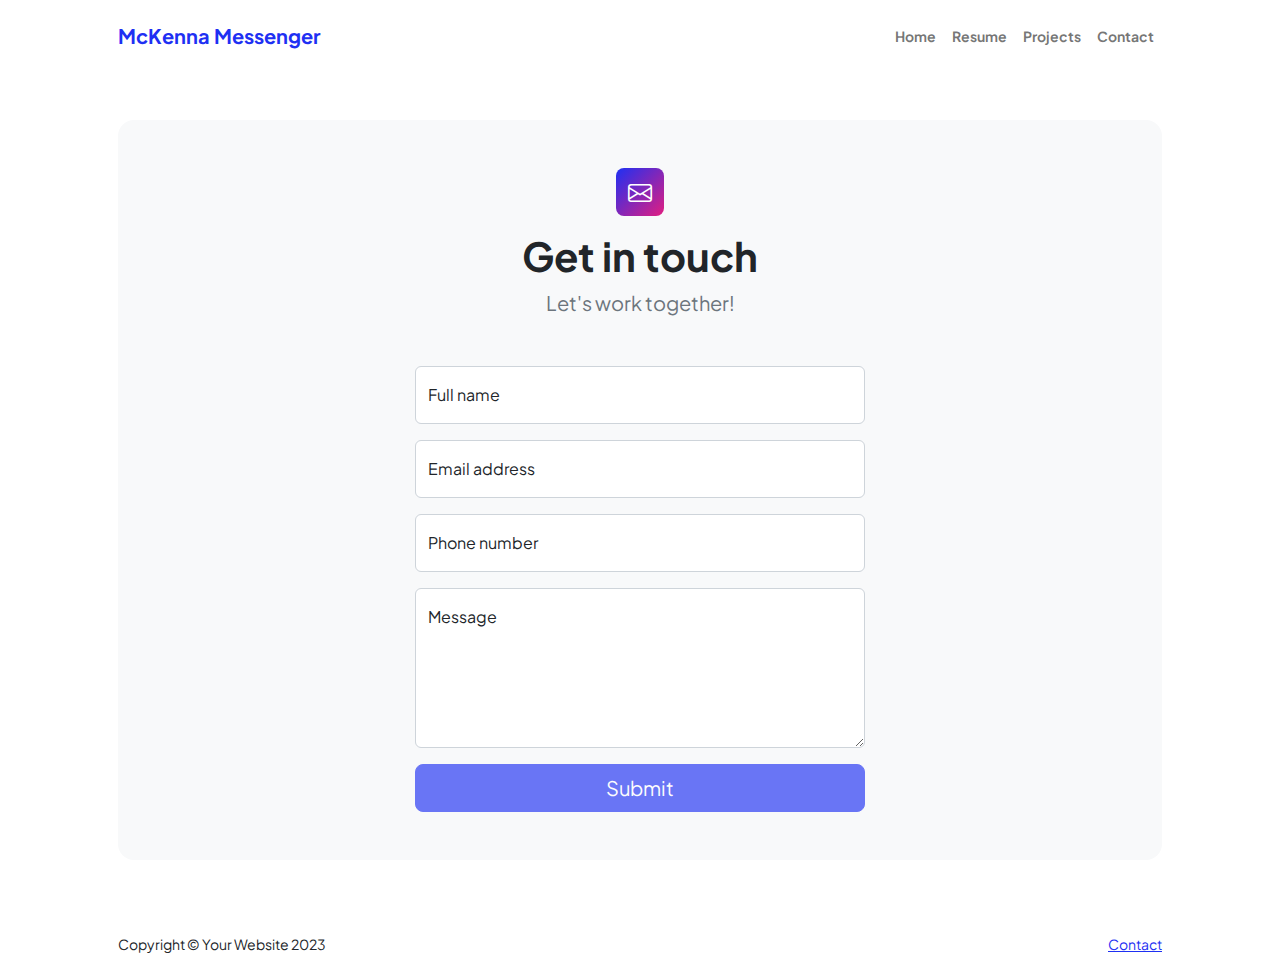
<file: contact.html>
<!DOCTYPE html>
<html lang="en">
    <head>
        <meta charset="utf-8" />
        <meta name="viewport" content="width=device-width, initial-scale=1, shrink-to-fit=no" />
        <meta name="description" content />
        <meta name="author" content />
        <title>McKenna Messenger - Contact</title>
        <!-- Favicon-->
        <link rel="icon" type="image/x-icon" href="assets/favicon.ico" />
        <!-- Custom Google font-->
        <link rel="preconnect" href="https://fonts.googleapis.com" />
        <link rel="preconnect" href="https://fonts.gstatic.com" crossorigin />
        <link href="https://fonts.googleapis.com/css2?family=Plus+Jakarta+Sans:wght@100;200;300;400;500;600;700;800;900&amp;display=swap" rel="stylesheet" />
        <!-- Bootstrap icons-->
        <link href="https://cdn.jsdelivr.net/npm/bootstrap-icons@1.8.1/font/bootstrap-icons.css" rel="stylesheet" />
        <!-- Core theme CSS (includes Bootstrap)-->
        <link href="css/styles.css" rel="stylesheet" />
    </head>
    <body class="d-flex flex-column">
        <main class="flex-shrink-0">
            <!-- Navigation-->
            <nav class="navbar navbar-expand-lg navbar-light bg-white py-3">
                <div class="container px-5">
                    <a class="navbar-brand" href="index.html"><span class="fw-bolder text-primary">McKenna Messenger</span></a>
                    <button class="navbar-toggler" type="button" data-bs-toggle="collapse" data-bs-target="#navbarSupportedContent" aria-controls="navbarSupportedContent" aria-expanded="false" aria-label="Toggle navigation"><span class="navbar-toggler-icon"></span></button>
                    <div class="collapse navbar-collapse" id="navbarSupportedContent">
                        <ul class="navbar-nav ms-auto mb-2 mb-lg-0 small fw-bolder">
                            <li class="nav-item"><a class="nav-link" href="index.html">Home</a></li>
                            <li class="nav-item"><a class="nav-link" href="resume.html">Resume</a></li>
                            <li class="nav-item"><a class="nav-link" href="newprojects.html">Projects</a></li>
                            <li class="nav-item"><a class="nav-link" href="contact.html">Contact</a></li>
                        </ul>
                    </div>
                </div>
            </nav>
            <!-- Page content-->
            <section class="py-5">
                <div class="container px-5">
                    <!-- Contact form-->
                    <div class="bg-light rounded-4 py-5 px-4 px-md-5">
                        <div class="text-center mb-5">
                            <div class="feature bg-primary bg-gradient-primary-to-secondary text-white rounded-3 mb-3"><i class="bi bi-envelope"></i></div>
                            <h1 class="fw-bolder">Get in touch</h1>
                            <p class="lead fw-normal text-muted mb-0">Let's work together!</p>
                        </div>
                        <div class="row gx-5 justify-content-center">
                            <div class="col-lg-8 col-xl-6">
                                <!-- * * * * * * * * * * * * * * *-->
                                <!-- * * SB Forms Contact Form * *-->
                                <!-- * * * * * * * * * * * * * * *-->
                                <!-- This form is pre-integrated with SB Forms.-->
                                <!-- To make this form functional, sign up at-->
                                <!-- https://startbootstrap.com/solution/contact-forms-->
                                <!-- to get an API token!-->
                                <form id="contactForm" data-sb-form-api-token="API_TOKEN">
                                    <!-- Name input-->
                                    <div class="form-floating mb-3">
                                        <input class="form-control" id="name" type="text" placeholder="Enter your name..." data-sb-validations="required" />
                                        <label for="name">Full name</label>
                                        <div class="invalid-feedback" data-sb-feedback="name:required">A name is required.</div>
                                    </div>
                                    <!-- Email address input-->
                                    <div class="form-floating mb-3">
                                        <input class="form-control" id="email" type="email" placeholder="name@example.com" data-sb-validations="required,email" />
                                        <label for="email">Email address</label>
                                        <div class="invalid-feedback" data-sb-feedback="email:required">An email is required.</div>
                                        <div class="invalid-feedback" data-sb-feedback="email:email">Email is not valid.</div>
                                    </div>
                                    <!-- Phone number input-->
                                    <div class="form-floating mb-3">
                                        <input class="form-control" id="phone" type="tel" placeholder="(123) 456-7890" data-sb-validations="required" />
                                        <label for="phone">Phone number</label>
                                        <div class="invalid-feedback" data-sb-feedback="phone:required">A phone number is required.</div>
                                    </div>
                                    <!-- Message input-->
                                    <div class="form-floating mb-3">
                                        <textarea class="form-control" id="message" type="text" placeholder="Enter your message here..." style="height: 10rem" data-sb-validations="required"></textarea>
                                        <label for="message">Message</label>
                                        <div class="invalid-feedback" data-sb-feedback="message:required">A message is required.</div>
                                    </div>
                                    <!-- Submit success message-->
                                    <!---->
                                    <!-- This is what your users will see when the form-->
                                    <!-- has successfully submitted-->
                                    <div class="d-none" id="submitSuccessMessage">
                                        <div class="text-center mb-3">
                                            <div class="fw-bolder">Form submission successful!</div>
                                            To activate this form, sign up at
                                            <br />
                                            <a href="https://startbootstrap.com/solution/contact-forms">https://startbootstrap.com/solution/contact-forms</a>
                                        </div>
                                    </div>
                                    <!-- Submit error message-->
                                    <!---->
                                    <!-- This is what your users will see when there is-->
                                    <!-- an error submitting the form-->
                                    <div class="d-none" id="submitErrorMessage"><div class="text-center text-danger mb-3">Error sending message!</div></div>
                                    <!-- Submit Button-->
                                    <div class="d-grid"><button class="btn btn-primary btn-lg disabled" id="submitButton" type="submit">Submit</button></div>
                                </form>
                            </div>
                        </div>
                    </div>
                </div>
            </section>
        </main>
        <!-- Footer-->
        <footer class="bg-white py-4 mt-auto">
            <div class="container px-5">
                <div class="row align-items-center justify-content-between flex-column flex-sm-row">
                    <div class="col-auto"><div class="small m-0">Copyright &copy; Your Website 2023</div></div>
                    <div class="col-auto">
                        <a class="small" href="#!">Contact</a>
                    </div>
                </div>
            </div>
        </footer>
        <!-- Bootstrap core JS-->
        <script src="https://cdn.jsdelivr.net/npm/bootstrap@5.2.3/dist/js/bootstrap.bundle.min.js"></script>
        <!-- Core theme JS-->
        <script src="js/scripts.js"></script>
        <!-- * * * * * * * * * * * * * * * * * * * * * * * * * * * * * * * * * * * * * * * *-->
        <!-- * *                               SB Forms JS                               * *-->
        <!-- * * Activate your form at https://startbootstrap.com/solution/contact-forms * *-->
        <!-- * * * * * * * * * * * * * * * * * * * * * * * * * * * * * * * * * * * * * * * *-->
        <script src="https://cdn.startbootstrap.com/sb-forms-latest.js"></script>
    </body>
</html>
</file>
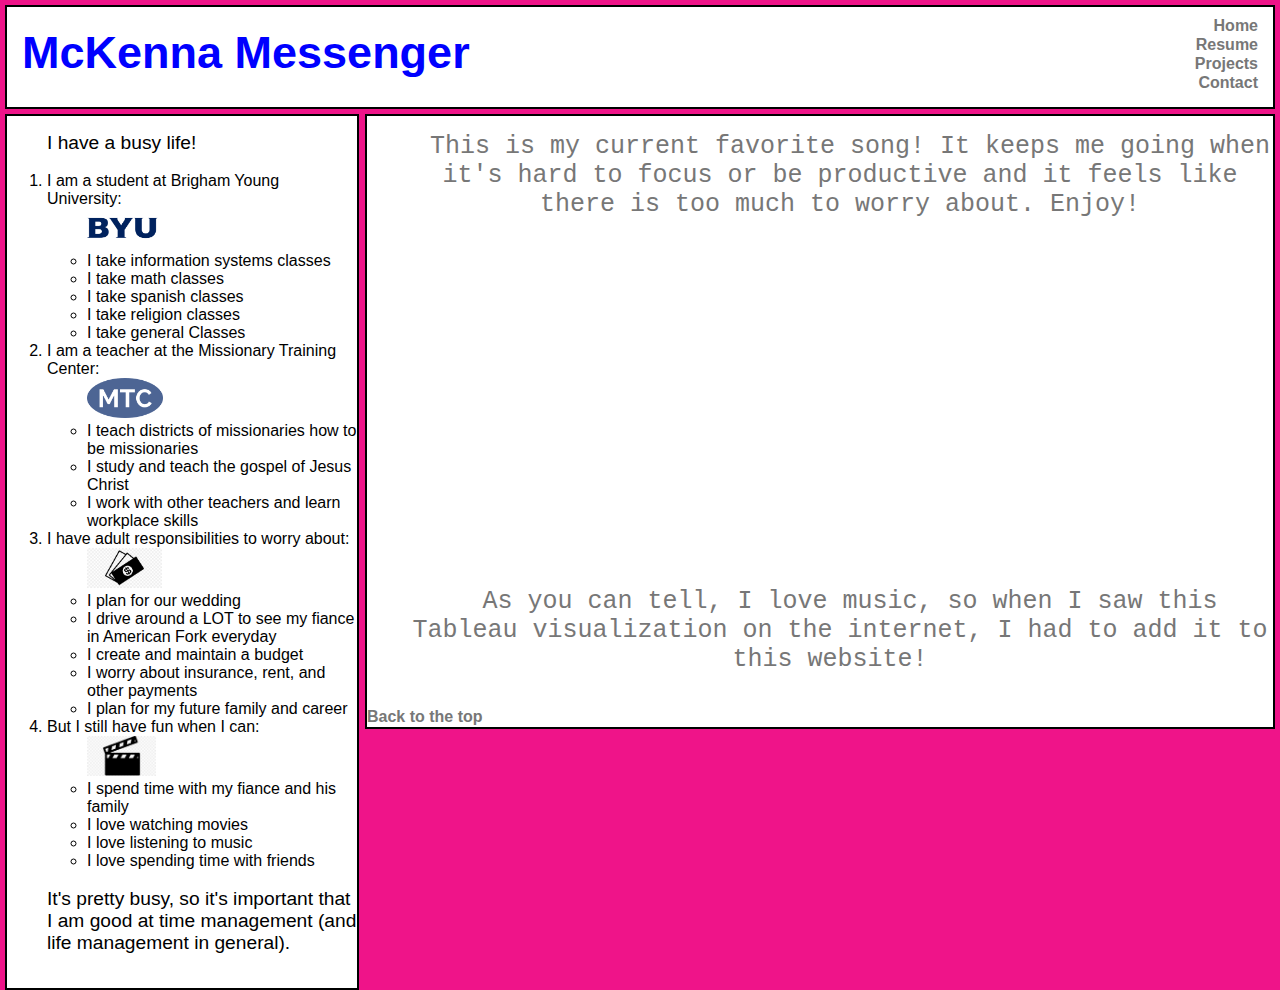
<file: newprojects.html>
<!DOCTYPE html>
<html lang="en">
    <head class: >
        <meta charset="UTF-8">
        <meta name="viewport" content="width=device-width, initial-scale=1.0">
        <meta name="description" content="McKenna Messenger Final IS 201 Project" />
        <meta name="author" content="McKenna Messenger" />
        <title>McKenna Messenger - Home</title>
        <link href="css/mystyle.css" rel="stylesheet" />
        <link href="css/layoutstyles.css" rel="stylesheet" />
        <link href="https://cdn.jsdelivr.net/npm/bootstrap-icons@1.8.1/font/bootstrap-icons.css" rel="stylesheet" />
    </head>
    <body class="homebg">
        <div class="common header">
                <a class="title" href="index.html">McKenna Messenger</a>
            <span class="options">
                <a href="index.html">Home</a><br>
                <a href="resume.html">Resume</a><br>
                <a href="#">Projects</a><br>
                <a href="contact.html">Contact</a><br>
            </span>
        </div>
        <div class="common leftmenu">
            <ol class="bodytext">
                <div class="fontbigger">I have a busy life!</div>
                </br>
                <li>I am a student at Brigham Young University:
                    <ul>
                        <img class="profile-img" height="40px" src="assets/BYUlogo2.png" alt="BYU logo" />
                        <li>I take information systems classes</li>
                        <li>I take math classes</li>
                        <li>I take spanish classes</li>
                        <li>I take religion classes</li>
                        <li>I take general Classes</li>
                    </ul>
                </li>
                <li>I am a teacher at the Missionary Training Center:
                    <ul>
                        <img class="profile-img" height="40px" src="assets/MTClogo.png" alt="MTC logo" />
                        <li>I teach districts of missionaries how to be missionaries </li>
                        <li>I study and teach the gospel of Jesus Christ</li>
                        <li>I work with other teachers and learn workplace skills</li>
                    </ul>
                </li>
                <li>I have adult responsibilities to worry about:
                    <ul>
                        <img class="profile-img" height="40px" src="assets/money.jpg" alt="money jpeg" />
                        <li>I plan for our wedding</li>
                        <li>I drive around a LOT to see my fiance in American Fork everyday</li>
                        <li>I create and maintain a budget</li>
                        <li>I worry about insurance, rent, and other payments</li>
                        <li>I plan for my future family and career</li>
                    </ul>
                </li>
                <li>But I still have fun when I can:
                    <ul>
                        <img class="profile-img" height="40px" src="assets/movie.png" alt="movie png" />
                        <li>I spend time with my fiance and his family </li>
                        <li>I love watching movies</li>
                        <li>I love listening to music</li>
                        <li>I love spending time with friends</li>
                    </ul>
                </li><br>
                <div class="fontbigger">It's pretty busy, so it's important that I am good at time management (and life management in general).</div></br>
            </ol>

        </div>
        <div class="common mainbody">
            <ol>
                <div class="tomiddle"><span class="extraborder"><span class="subtitle">This is my current favorite song! It keeps me going when it's hard to focus or be productive and it feels like there is too much to worry about. Enjoy!<br>
                    <br>
                    <iframe class="tomiddle" width="560" height="315" class="tomiddle" class="extraborder" src="https://www.youtube-nocookie.com/embed/Q5cPQg3oq-o?si=2J3bFtf8XIWRlbKX&amp;" title="YouTube video player" frameborder="0" allow="accelerometer; autoplay; clipboard-write; encrypted-media; gyroscope; picture-in-picture; web-share" allowfullscreen></iframe>
                </div>
            </ol> 
            <ol>
                <div class="tomiddle"><span class="extraborder"><span class="subtitle">As you can tell, I love music, so when I saw this Tableau visualization on the internet, I had to add it to this website!</div>
                    <br>
            </ol>             
                <div class='tableauPlaceholder' id='viz1702604647903' style='position: relative'><noscript><a href='#'><img alt='Overview ' src='https:&#47;&#47;public.tableau.com&#47;static&#47;images&#47;Wh&#47;WhatisPlayingonSpotify&#47;Overview&#47;1_rss.png' style='border: none' /></a></noscript><object class='tableauViz'  style='display:none;'><param name='host_url' value='https%3A%2F%2Fpublic.tableau.com%2F' /> <param name='embed_code_version' value='3' /> <param name='site_root' value='' /><param name='name' value='WhatisPlayingonSpotify&#47;Overview' /><param name='tabs' value='no' /><param name='toolbar' value='yes' /><param name='static_image' value='https:&#47;&#47;public.tableau.com&#47;static&#47;images&#47;Wh&#47;WhatisPlayingonSpotify&#47;Overview&#47;1.png' /> <param name='animate_transition' value='yes' /><param name='display_static_image' value='yes' /><param name='display_spinner' value='yes' /><param name='display_overlay' value='yes' /><param name='display_count' value='yes' /><param name='language' value='en-US' /></object></div>                <script type='text/javascript'>                    var divElement = document.getElementById('viz1702604647903');                    var vizElement = divElement.getElementsByTagName('object')[0];                    if ( divElement.offsetWidth > 800 ) { vizElement.style.width='1300px';vizElement.style.height='977px';} else if ( divElement.offsetWidth > 500 ) { vizElement.style.width='1300px';vizElement.style.height='977px';} else { vizElement.style.width='100%';vizElement.style.height='2477px';}                     var scriptElement = document.createElement('script');                    scriptElement.src = 'https://public.tableau.com/javascripts/api/viz_v1.js';                    vizElement.parentNode.insertBefore(scriptElement, vizElement);                </script>        
                <a href=" #top" >Back to the top</a>
        </div>
    </body>
</html>
</file>
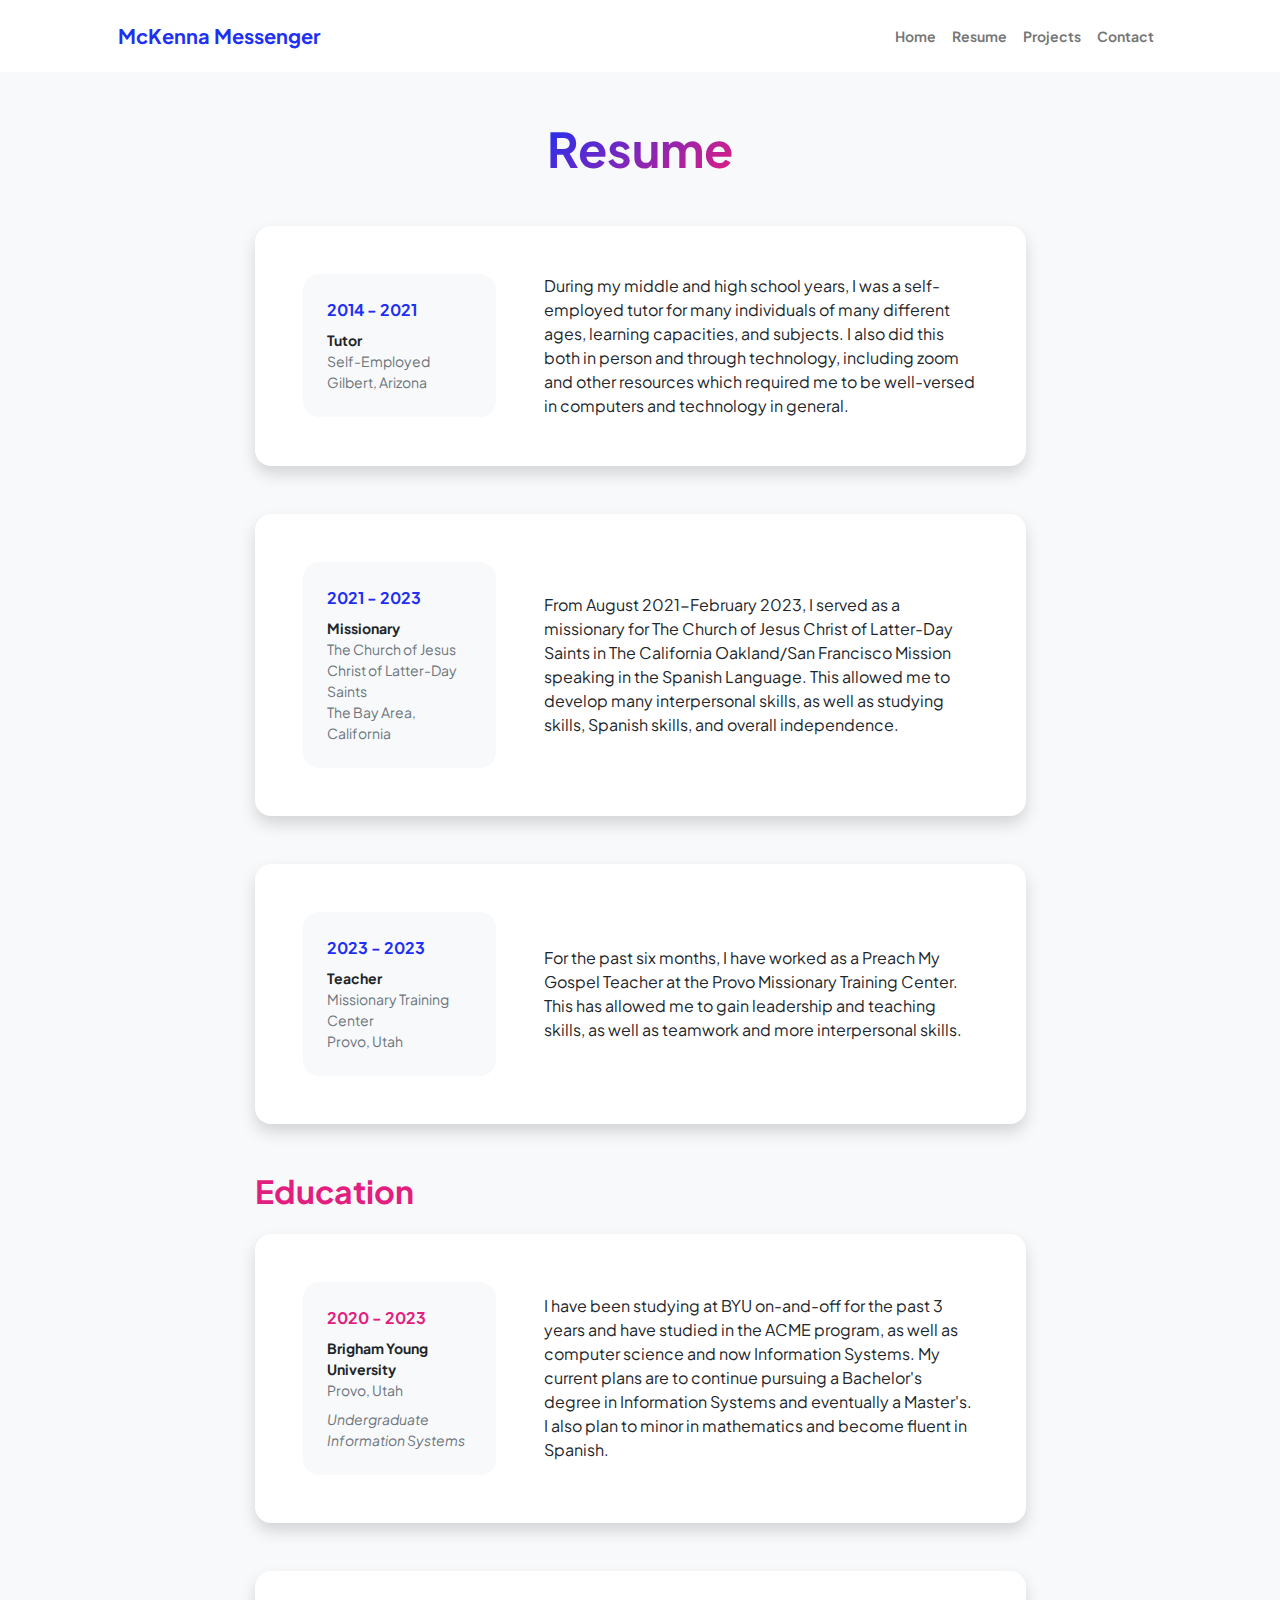
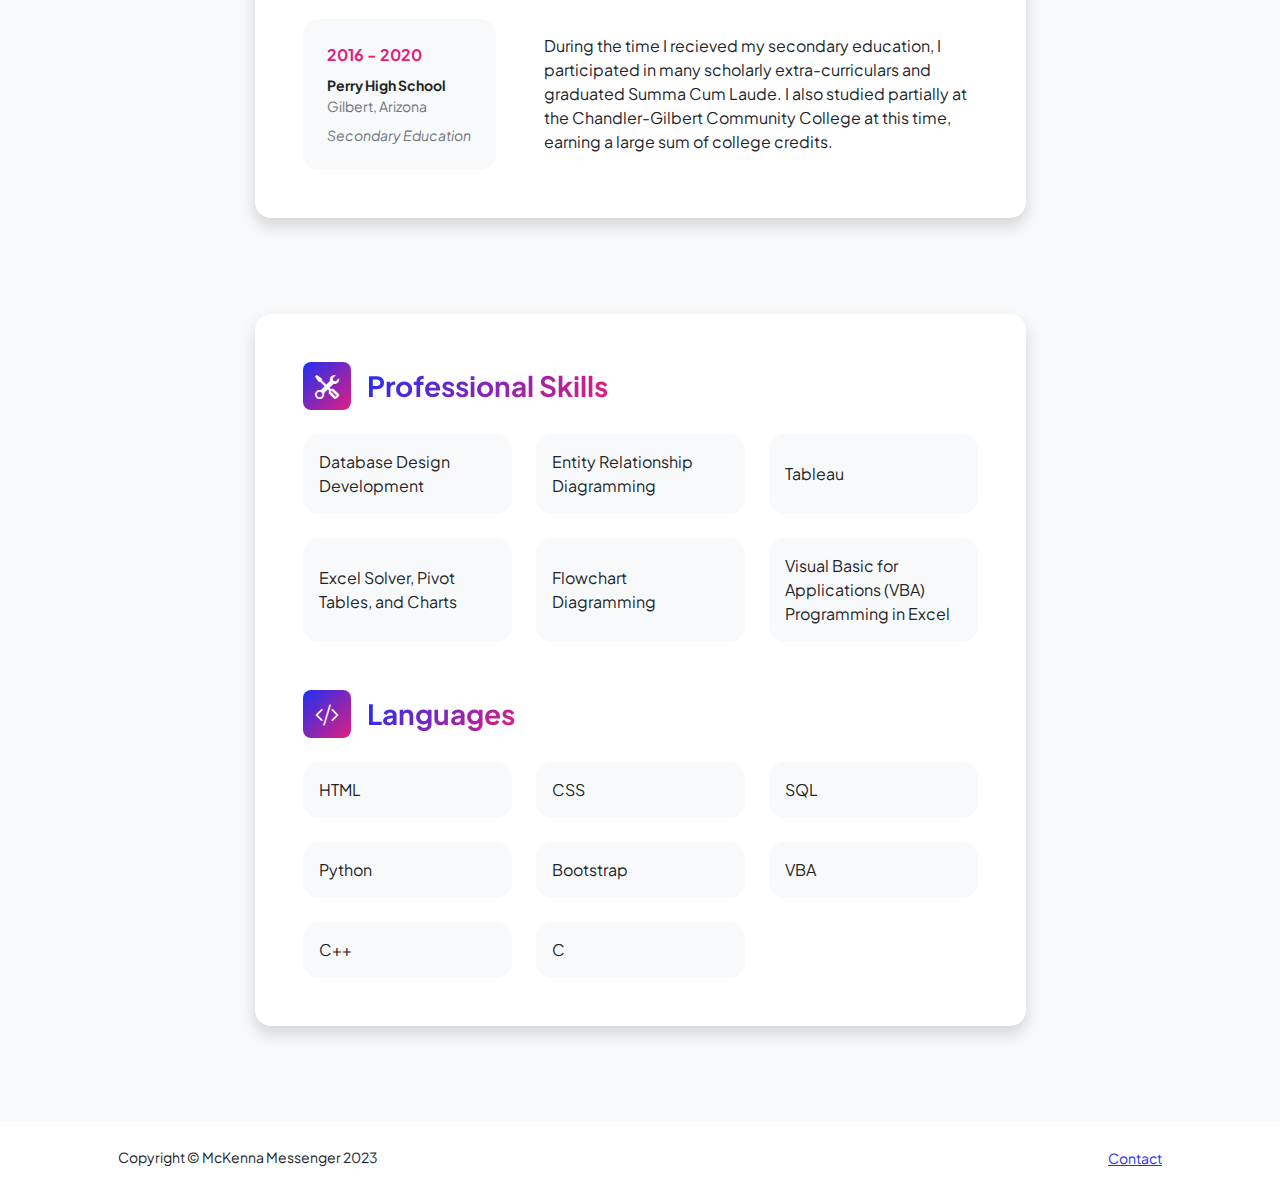
<file: resume.html>
<!DOCTYPE html>
<html lang="en">
    <head>
        <meta charset="utf-8" />
        <meta name="viewport" content="width=device-width, initial-scale=1, shrink-to-fit=no" />
        <meta name="description" content="McKenna Messenger Final IS 201 Project" />
        <meta name="author" content="McKenna Messenger" />
        <title>McKenna Messenger - Resume</title>
        <!-- Favicon-->
        <link rel="icon" type="image/x-icon" href="assets/favicon.ico" />
        <!-- Custom Google font-->
        <link rel="preconnect" href="https://fonts.googleapis.com" />
        <link rel="preconnect" href="https://fonts.gstatic.com" crossorigin />
        <link href="https://fonts.googleapis.com/css2?family=Plus+Jakarta+Sans:wght@100;200;300;400;500;600;700;800;900&amp;display=swap" rel="stylesheet" />
        <!-- Bootstrap icons-->
        <link href="https://cdn.jsdelivr.net/npm/bootstrap-icons@1.8.1/font/bootstrap-icons.css" rel="stylesheet" />
        <!-- Core theme CSS (includes Bootstrap)-->
        <link href="css/styles.css" rel="stylesheet" />
    </head>
    <body class="d-flex flex-column h-100 bg-light">
        <main class="flex-shrink-0">
            <!-- Navigation-->
            <nav class="navbar navbar-expand-lg navbar-light bg-white py-3">
                <div class="container px-5">
                    <a class="navbar-brand" href="index.html"><span class="fw-bolder text-primary">McKenna Messenger</span></a>
                    <button class="navbar-toggler" type="button" data-bs-toggle="collapse" data-bs-target="#navbarSupportedContent" aria-controls="navbarSupportedContent" aria-expanded="false" aria-label="Toggle navigation"><span class="navbar-toggler-icon"></span></button>
                    <div class="collapse navbar-collapse" id="navbarSupportedContent">
                        <ul class="navbar-nav ms-auto mb-2 mb-lg-0 small fw-bolder">
                            <li class="nav-item"><a class="nav-link" href="index.html">Home</a></li>
                            <li class="nav-item"><a class="nav-link" href="resume.html">Resume</a></li>
                            <li class="nav-item"><a class="nav-link" href="newprojects.html">Projects</a></li>
                            <li class="nav-item"><a class="nav-link" href="contact.html">Contact</a></li>
                        </ul>
                    </div>
                </div>
            </nav>
            <!-- Page Content-->
            <div class="container px-5 my-5">
                <div class="text-center mb-5">
                    <h1 class="display-5 fw-bolder mb-0"><span class="text-gradient d-inline">Resume</span></h1>
                </div>
                <div class="row gx-5 justify-content-center">
                    <div class="col-lg-11 col-xl-9 col-xxl-8">
                        <!-- Experience Section-->
                        <section>
                            <!--<div class="d-flex align-items-center justify-content-between mb-4">
                                <h2 class="text-primary fw-bolder mb-0">Work Experience</h2>-->
                                <!-- Download resume button-->
                                <!-- Note: Set the link href target to a PDF file within your project-->
                                <!--<a class="btn btn-primary px-4 py-3" href="#!">
                                    <div class="d-inline-block bi bi-download me-2"></div>
                                    Download Resume
                                </a>
                            </div>-->
                            <!-- Experience Card 1-->
                            <div class="card shadow border-0 rounded-4 mb-5">
                                <div class="card-body p-5">
                                    <div class="row align-items-center gx-5">
                                        <div class="col text-center text-lg-start mb-4 mb-lg-0">
                                            <div class="bg-light p-4 rounded-4">
                                                <div class="text-primary fw-bolder mb-2">2014 - 2021</div>
                                                <div class="small fw-bolder">Tutor</div>
                                                <div class="small text-muted">Self-Employed</div>
                                                <div class="small text-muted">Gilbert, Arizona</div>
                                            </div>
                                        </div>
                                        <div class="col-lg-8"><div>During my middle and high school years, I was a self-employed tutor for many individuals of many different ages, learning capacities, and subjects. I also did this both in person and through technology, including zoom and other resources which required me to be well-versed in computers and technology in general.</div></div>
                                    </div>
                                </div>
                            </div>
                            <!-- Experience Card 2-->
                            <div class="card shadow border-0 rounded-4 mb-5">
                                <div class="card-body p-5">
                                    <div class="row align-items-center gx-5">
                                        <div class="col text-center text-lg-start mb-4 mb-lg-0">
                                            <div class="bg-light p-4 rounded-4">
                                                <div class="text-primary fw-bolder mb-2">2021 - 2023</div>
                                                <div class="small fw-bolder">Missionary</div>
                                                <div class="small text-muted">The Church of Jesus Christ of Latter-Day Saints</div>
                                                <div class="small text-muted">The Bay Area, California</div>
                                            </div>
                                        </div>
                                        <div class="col-lg-8"><div>From August 2021-February 2023, I served as a missionary for The Church of Jesus Christ of Latter-Day Saints in The California Oakland/San Francisco Mission speaking in the Spanish Language. This allowed me to develop many interpersonal skills, as well as studying skills, Spanish skills, and overall independence. </div></div>
                                    </div>
                                </div>
                            </div>
                            <!--Experience card 3-->
                            <div class="card shadow border-0 rounded-4 mb-5">
                                <div class="card-body p-5">
                                    <div class="row align-items-center gx-5">
                                        <div class="col text-center text-lg-start mb-4 mb-lg-0">
                                            <div class="bg-light p-4 rounded-4">
                                                <div class="text-primary fw-bolder mb-2">2023 - 2023</div>
                                                <div class="small fw-bolder">Teacher</div>
                                                <div class="small text-muted">Missionary Training Center</div>
                                                <div class="small text-muted">Provo, Utah</div>
                                            </div>
                                        </div>
                                        <div class="col-lg-8"><div>For the past six months, I have worked as a Preach My Gospel Teacher at the Provo Missionary Training Center. This has allowed me to gain leadership and teaching skills, as well as teamwork and more interpersonal skills.</div></div>
                                    </div>
                                </div>
                            </div>
                        </section>
                        <!-- Education Section-->
                        <section>
                            <h2 class="text-secondary fw-bolder mb-4">Education</h2>
                            <!-- Education Card 1-->
                            <div class="card shadow border-0 rounded-4 mb-5">
                                <div class="card-body p-5">
                                    <div class="row align-items-center gx-5">
                                        <div class="col text-center text-lg-start mb-4 mb-lg-0">
                                            <div class="bg-light p-4 rounded-4">
                                                <div class="text-secondary fw-bolder mb-2">2020 - 2023</div>
                                                <div class="mb-2">
                                                    <div class="small fw-bolder">Brigham Young University</div>
                                                    <div class="small text-muted">Provo, Utah</div>
                                                </div>
                                                <div class="fst-italic">
                                                    <div class="small text-muted">Undergraduate </div>
                                                    <div class="small text-muted">Information Systems</div>
                                                </div>
                                            </div>
                                        </div>
                                        <div class="col-lg-8"><div>I have been studying at BYU on-and-off for the past 3 years and have studied in the ACME program, as well as computer science and now Information Systems. My current plans are to continue pursuing a Bachelor's degree in Information Systems and eventually a Master's. I also plan to minor in mathematics and become fluent in Spanish. </div></div>
                                    </div>
                                </div>
                            </div>
                            <!-- Education Card 2-->
                            <div class="card shadow border-0 rounded-4 mb-5">
                                <div class="card-body p-5">
                                    <div class="row align-items-center gx-5">
                                        <div class="col text-center text-lg-start mb-4 mb-lg-0">
                                            <div class="bg-light p-4 rounded-4">
                                                <div class="text-secondary fw-bolder mb-2">2016 - 2020</div>
                                                <div class="mb-2">
                                                    <div class="small fw-bolder">Perry High School</div>
                                                    <div class="small text-muted">Gilbert, Arizona</div>
                                                </div>
                                                <div class="fst-italic">
                                                    <div class="small text-muted">Secondary Education</div>
                                                    <!--<div class="small text-muted"></div>-->
                                                </div>
                                            </div>
                                        </div>
                                        <div class="col-lg-8"><div> During the time I recieved my secondary education, I participated in many scholarly extra-curriculars and graduated Summa Cum Laude. I also studied partially at the Chandler-Gilbert Community College at this time, earning a large sum of college credits. </div></div>
                                    </div>
                                </div>
                            </div>
                        </section>
                        <!-- Divider-->
                        <div class="pb-5"></div>
                        <!-- Skills Section-->
                        <section>
                            <!-- Skillset Card-->
                            <div class="card shadow border-0 rounded-4 mb-5">
                                <div class="card-body p-5">
                                    <!-- Professional skills list-->
                                    <div class="mb-5">
                                        <div class="d-flex align-items-center mb-4">
                                            <div class="feature bg-primary bg-gradient-primary-to-secondary text-white rounded-3 me-3"><i class="bi bi-tools"></i></div>
                                            <h3 class="fw-bolder mb-0"><span class="text-gradient d-inline">Professional Skills</span></h3>
                                        </div>
                                        <div class="row row-cols-1 row-cols-md-3 mb-4">
                                            <div class="col mb-4 mb-md-0"><div class="d-flex align-items-center bg-light rounded-4 p-3 h-100">Database Design Development</div></div>
                                            <div class="col mb-4 mb-md-0"><div class="d-flex align-items-center bg-light rounded-4 p-3 h-100">Entity Relationship Diagramming</div></div>
                                            <div class="col"><div class="d-flex align-items-center bg-light rounded-4 p-3 h-100">Tableau</div></div>
                                        </div>
                                        <div class="row row-cols-1 row-cols-md-3">
                                            <div class="col mb-4 mb-md-0"><div class="d-flex align-items-center bg-light rounded-4 p-3 h-100">Excel Solver, Pivot Tables, and Charts</div></div>
                                            <div class="col mb-4 mb-md-0"><div class="d-flex align-items-center bg-light rounded-4 p-3 h-100">Flowchart Diagramming</div></div>
                                            <div class="col"><div class="d-flex align-items-center bg-light rounded-4 p-3 h-100">Visual Basic for Applications (VBA) Programming in Excel</div></div>
                                        </div>
                                    </div>
                                    <!-- Languages list-->
                                    <div class="mb-0">
                                        <div class="d-flex align-items-center mb-4">
                                            <div class="feature bg-primary bg-gradient-primary-to-secondary text-white rounded-3 me-3"><i class="bi bi-code-slash"></i></div>
                                            <h3 class="fw-bolder mb-0"><span class="text-gradient d-inline">Languages</span></h3>
                                        </div>
                                        <div class="row row-cols-1 row-cols-md-3 mb-4">
                                            <div class="col mb-4 mb-md-0"><div class="d-flex align-items-center bg-light rounded-4 p-3 h-100">HTML</div></div>
                                            <div class="col mb-4 mb-md-0"><div class="d-flex align-items-center bg-light rounded-4 p-3 h-100">CSS</div></div>
                                            <div class="col"><div class="d-flex align-items-center bg-light rounded-4 p-3 h-100">SQL</div></div>
                                        </div>
                                        <div class="row row-cols-1 row-cols-md-3 mb-4">
                                            <div class="col mb-4 mb-md-0"><div class="d-flex align-items-center bg-light rounded-4 p-3 h-100">Python</div></div>
                                            <div class="col mb-4 mb-md-0"><div class="d-flex align-items-center bg-light rounded-4 p-3 h-100">Bootstrap</div></div>
                                            <div class="col"><div class="d-flex align-items-center bg-light rounded-4 p-3 h-100">VBA</div></div>
                                        </div>
                                        <div class="row row-cols-1 row-cols-md-3">
                                            <div class="col mb-4 mb-md-0"><div class="d-flex align-items-center bg-light rounded-4 p-3 h-100">C++</div></div>
                                            <div class="col mb-4 mb-md-0"><div class="d-flex align-items-center bg-light rounded-4 p-3 h-100">C</div></div>
                                        </div>
                                    </div>
                                </div>
                            </div>
                        </section>
                    </div>
                </div>
            </div>
        </main>
        <!-- Footer-->
        <footer class="bg-white py-4 mt-auto">
            <div class="container px-5">
                <div class="row align-items-center justify-content-between flex-column flex-sm-row">
                    <div class="col-auto"><div class="small m-0">Copyright &copy; McKenna Messenger 2023</div></div>
                    <div class="col-auto">
                        <a class="small" href="contact.html">Contact</a>
                    </div>
                </div>
            </div>
        </footer>
        <!-- Bootstrap core JS-->
        <script src="https://cdn.jsdelivr.net/npm/bootstrap@5.2.3/dist/js/bootstrap.bundle.min.js"></script>
        <!-- Core theme JS-->
        <script src="js/scripts.js"></script>
    </body>
</html>
</file>
<file: css/mystyle.css>
a {
    color: #777777;
    font-weight: bolder;
    text-decoration: none;
    font-family:sans-serif;
}
.title {
    color:blue;
    padding-left: 15px;
    padding-top: 20px;
    font-size: 45px;
    float: left;
    text-align: left;
}
.subtitle {
    color: #777777;
    font-size: 25px;
    padding-top: 45px;
}
.options {
    color: #777777;
    padding-right: 15px;
    padding-top: 10px;
    float: right;
    text-align: right;
}
.bodytext {
    font-family:'Segoe UI', Tahoma, Geneva, Verdana, sans-serif
}
.fontbigger {
    font-size: larger;
}
.extraborder {
    padding: 20px;
}
</file>
<file: css/layoutstyles.css>
body {
    background-color:rgb(239, 20, 137);
    font-family: 'Courier New', Courier, monospace;
}
.common {
    background-color: white;
    border: 2px solid black;
    position: absolute;
}

.header {
    top: 5px;
    left: 5px;
    right: 5px;
    height: 100px;
    position: fixed;
    z-index: 3;
}
.leftmenu {
    top: 114px;
    left: 5px;
    width: 350px;
    z-index: 1;
    height: flex;
}
.mainbody {
    top: 114px;
    left: 365px;
    right: 5px;
    z-index: 1;
    height: flex;
}
.tableauvisual {
    width: 40%;
}
.toright{
    float: right;
}

.extrarightpadding {
    padding-right: 50px;
}
.extraleftpadding {
    padding-left: 50px;
}
.toleft {
    float: left;
}
.tomiddle {
    text-align: center;
}
.BYUlogolayout {
    float: right;
    padding-top: 50px;
    height: 40px; 
}
</file>
